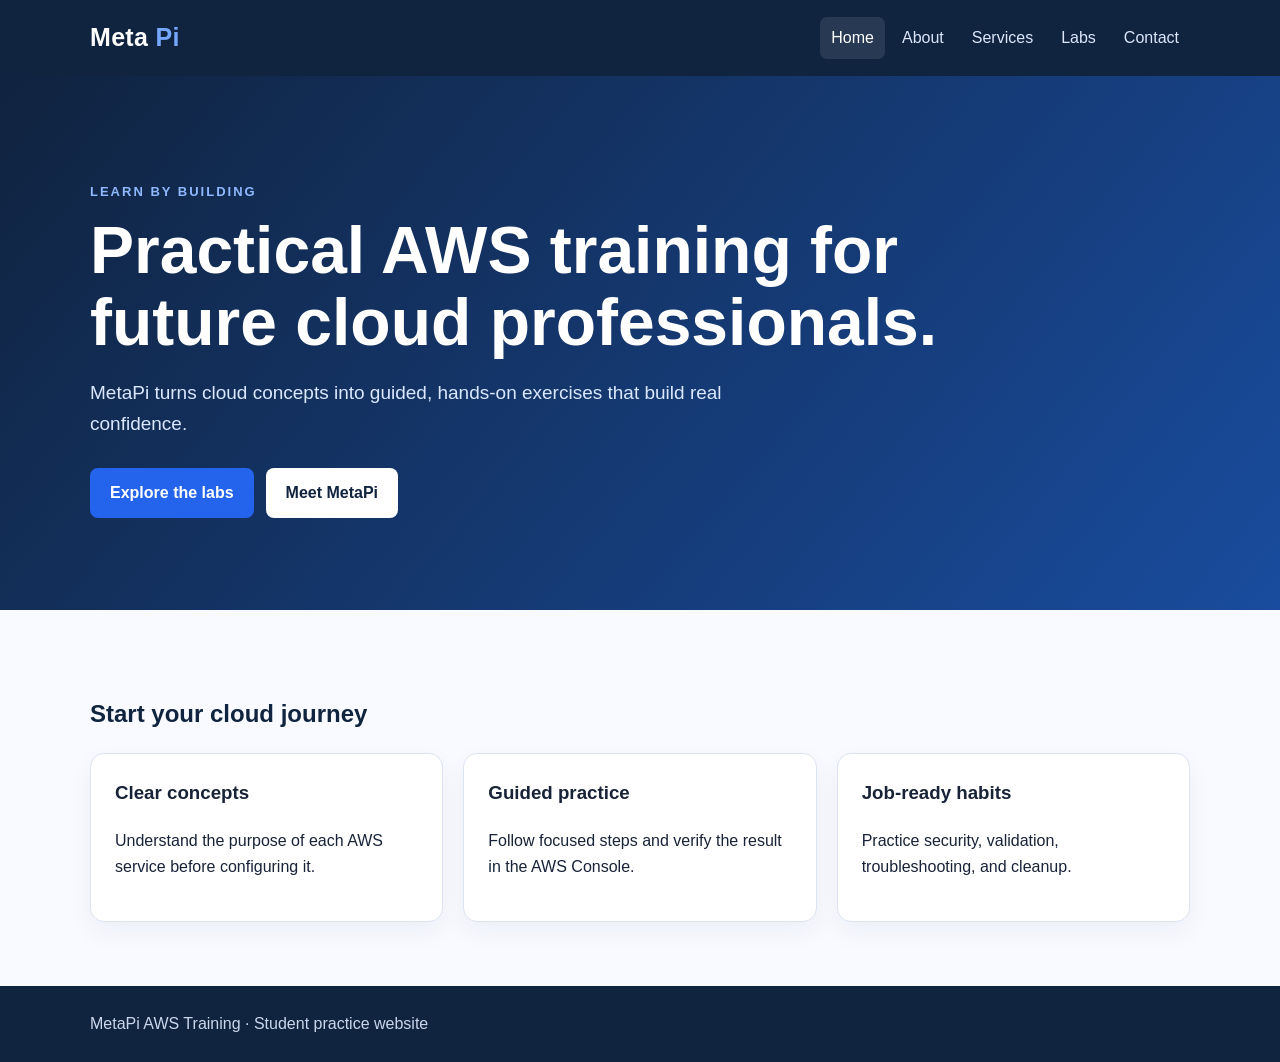
<file: index.html>
<!doctype html>
<html lang="en">
  <head>
    <meta charset="utf-8" />
    <meta name="viewport" content="width=device-width, initial-scale=1" />
    <meta
      name="description"
      content="MetaPi AWS cloud training and practical labs."
    />
    <title>MetaPi AWS Training | Home</title>
    <link rel="stylesheet" href="style.css" />
  </head>
  <body>
    <header class="site-header">
      <div class="container nav-wrap">
        <a class="brand" href="index.html">
          Meta
          <span>Pi</span>
        </a>
        <nav aria-label="Main navigation">
          <a class="active" href="index.html">Home</a>
          <a href="about.html">About</a>
          <a href="services.html">Services</a>
          <a href="labs.html">Labs</a>
          <a href="contact.html">Contact</a>
        </nav>
      </div>
    </header>
    <main>
      <section class="hero">
        <div class="container">
          <p class="eyebrow">Learn by building</p>
          <h1>Practical AWS training for future cloud professionals.</h1>
          <p>
            MetaPi turns cloud concepts into guided, hands-on exercises that
            build real confidence.
          </p>
          <div class="actions">
            <a class="button" href="labs.html">Explore the labs</a>
            <a class="button secondary" href="about.html">Meet MetaPi</a>
          </div>
        </div>
      </section>
      <section class="section">
        <div class="container">
          <h2>Start your cloud journey</h2>
          <div class="cards">
            <article class="card">
              <h3>Clear concepts</h3>
              <p>
                Understand the purpose of each AWS service before configuring
                it.
              </p>
            </article>
            <article class="card">
              <h3>Guided practice</h3>
              <p>
                Follow focused steps and verify the result in the AWS Console.
              </p>
            </article>
            <article class="card">
              <h3>Job-ready habits</h3>
              <p>
                Practice security, validation, troubleshooting, and cleanup.
              </p>
            </article>
          </div>
        </div>
      </section>
    </main>
    <footer>
      <div class="container">
        MetaPi AWS Training · Student practice website
      </div>
    </footer>
  </body>
</html>
</file>
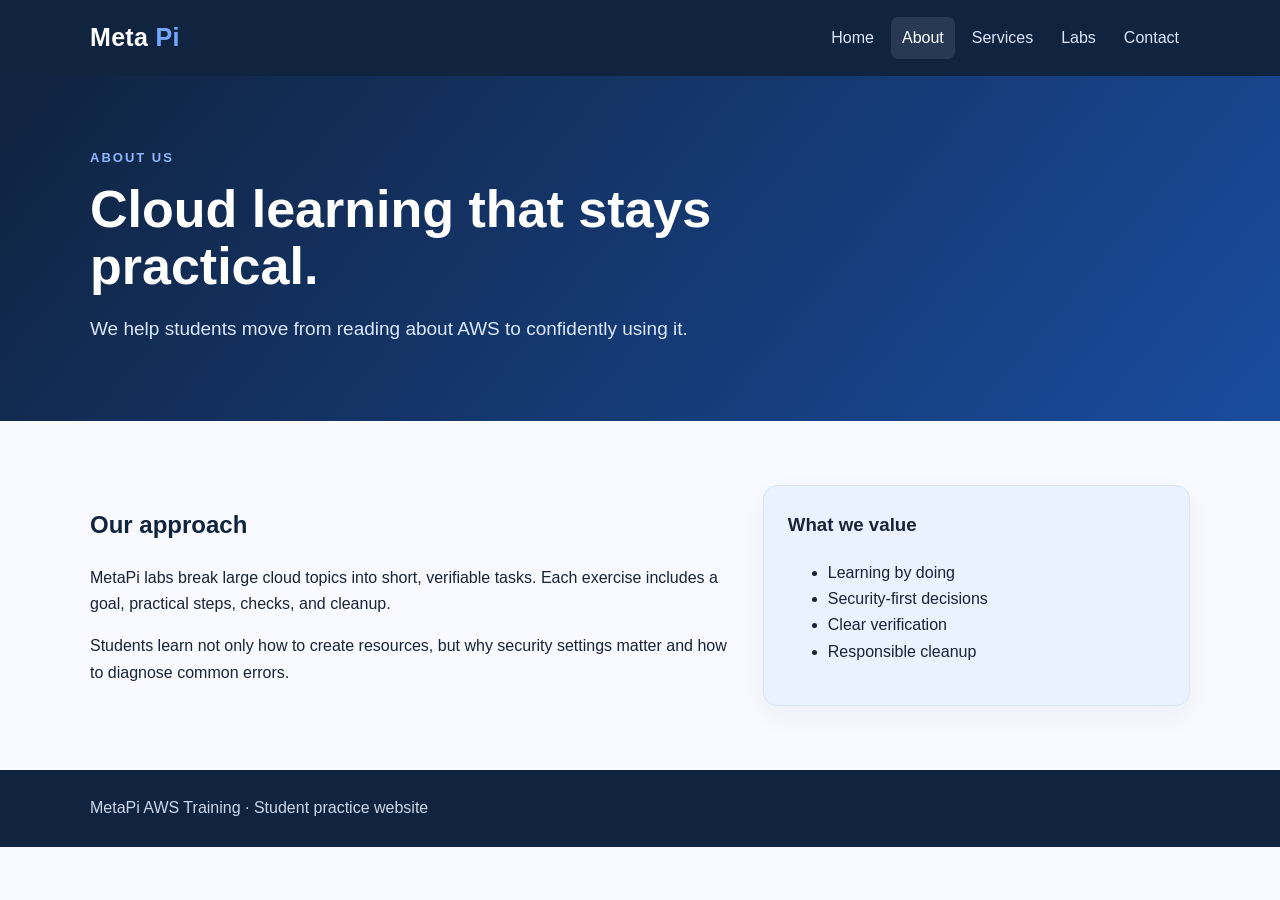
<file: about.html>
<!doctype html>
<html lang="en">
  <head>
    <meta charset="utf-8" />
    <meta name="viewport" content="width=device-width, initial-scale=1" />
    <title>MetaPi AWS Training | About</title>
    <link rel="stylesheet" href="style.css" />
  </head>
  <body>
    <header class="site-header">
      <div class="container nav-wrap">
        <a class="brand" href="index.html">
          Meta
          <span>Pi</span>
        </a>
        <nav aria-label="Main navigation">
          <a href="index.html">Home</a>
          <a class="active" href="about.html">About</a>
          <a href="services.html">Services</a>
          <a href="labs.html">Labs</a>
          <a href="contact.html">Contact</a>
        </nav>
      </div>
    </header>
    <main>
      <section class="page-hero">
        <div class="container">
          <p class="eyebrow">About us</p>
          <h1>Cloud learning that stays practical.</h1>
          <p>
            We help students move from reading about AWS to confidently using
            it.
          </p>
        </div>
      </section>
      <section class="section">
        <div class="container split">
          <div>
            <h2>Our approach</h2>
            <p>
              MetaPi labs break large cloud topics into short, verifiable tasks.
              Each exercise includes a goal, practical steps, checks, and
              cleanup.
            </p>
            <p>
              Students learn not only how to create resources, but why security
              settings matter and how to diagnose common errors.
            </p>
          </div>
          <aside class="panel">
            <h3>What we value</h3>
            <ul>
              <li>Learning by doing</li>
              <li>Security-first decisions</li>
              <li>Clear verification</li>
              <li>Responsible cleanup</li>
            </ul>
          </aside>
        </div>
      </section>
    </main>
    <footer>
      <div class="container">
        MetaPi AWS Training · Student practice website
      </div>
    </footer>
  </body>
</html>
</file>
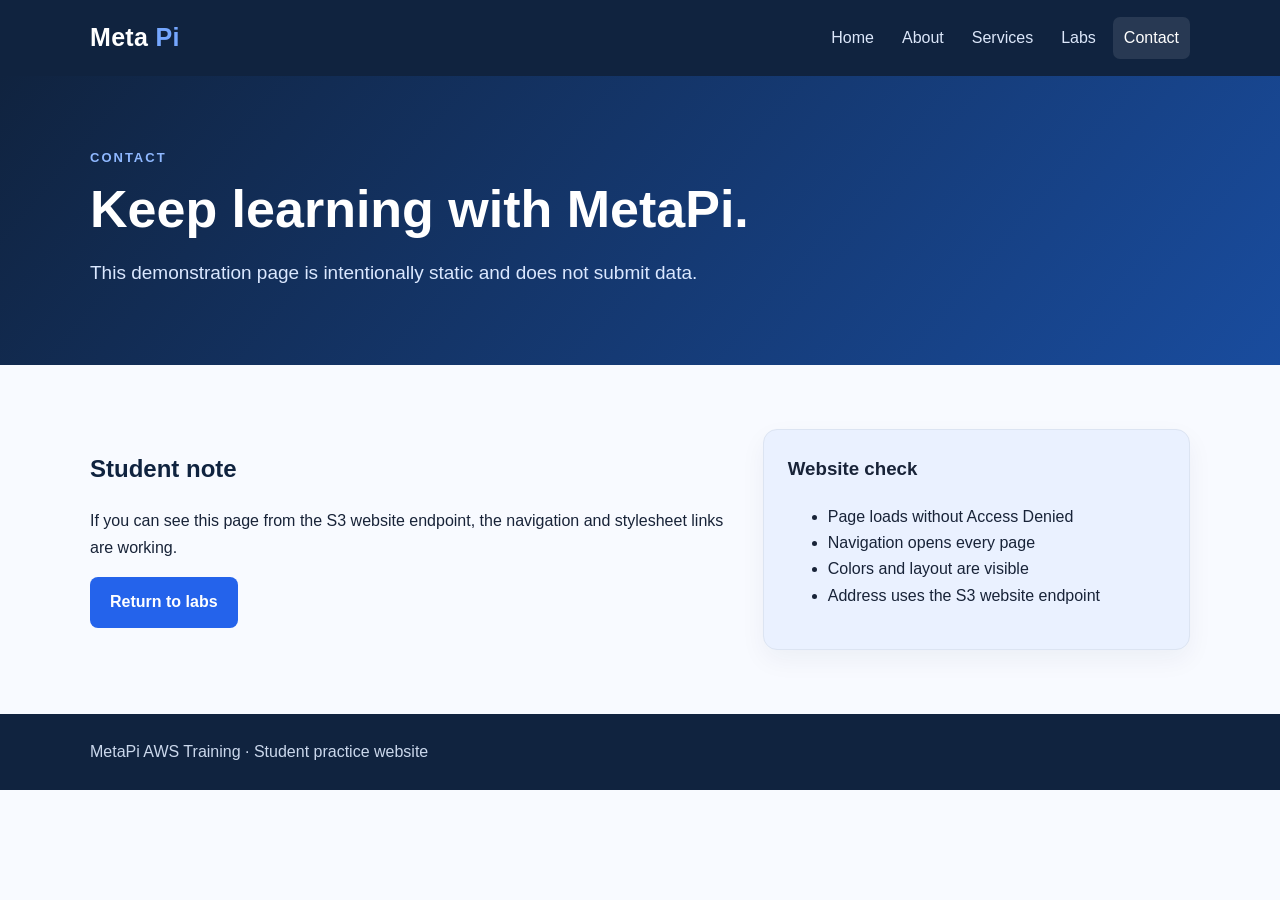
<file: contact.html>
<!doctype html>
<html lang="en">
  <head>
    <meta charset="utf-8" />
    <meta name="viewport" content="width=device-width, initial-scale=1" />
    <title>MetaPi AWS Training | Contact</title>
    <link rel="stylesheet" href="style.css" />
  </head>
  <body>
    <header class="site-header">
      <div class="container nav-wrap">
        <a class="brand" href="index.html">
          Meta
          <span>Pi</span>
        </a>
        <nav aria-label="Main navigation">
          <a href="index.html">Home</a>
          <a href="about.html">About</a>
          <a href="services.html">Services</a>
          <a href="labs.html">Labs</a>
          <a class="active" href="contact.html">Contact</a>
        </nav>
      </div>
    </header>
    <main>
      <section class="page-hero">
        <div class="container">
          <p class="eyebrow">Contact</p>
          <h1>Keep learning with MetaPi.</h1>
          <p>
            This demonstration page is intentionally static and does not submit
            data.
          </p>
        </div>
      </section>
      <section class="section">
        <div class="container split">
          <div>
            <h2>Student note</h2>
            <p>
              If you can see this page from the S3 website endpoint, the
              navigation and stylesheet links are working.
            </p>
            <a class="button" href="labs.html">Return to labs</a>
          </div>
          <aside class="panel">
            <h3>Website check</h3>
            <ul>
              <li>Page loads without Access Denied</li>
              <li>Navigation opens every page</li>
              <li>Colors and layout are visible</li>
              <li>Address uses the S3 website endpoint</li>
            </ul>
          </aside>
        </div>
      </section>
    </main>
    <footer>
      <div class="container">
        MetaPi AWS Training · Student practice website
      </div>
    </footer>
  </body>
</html>
</file>
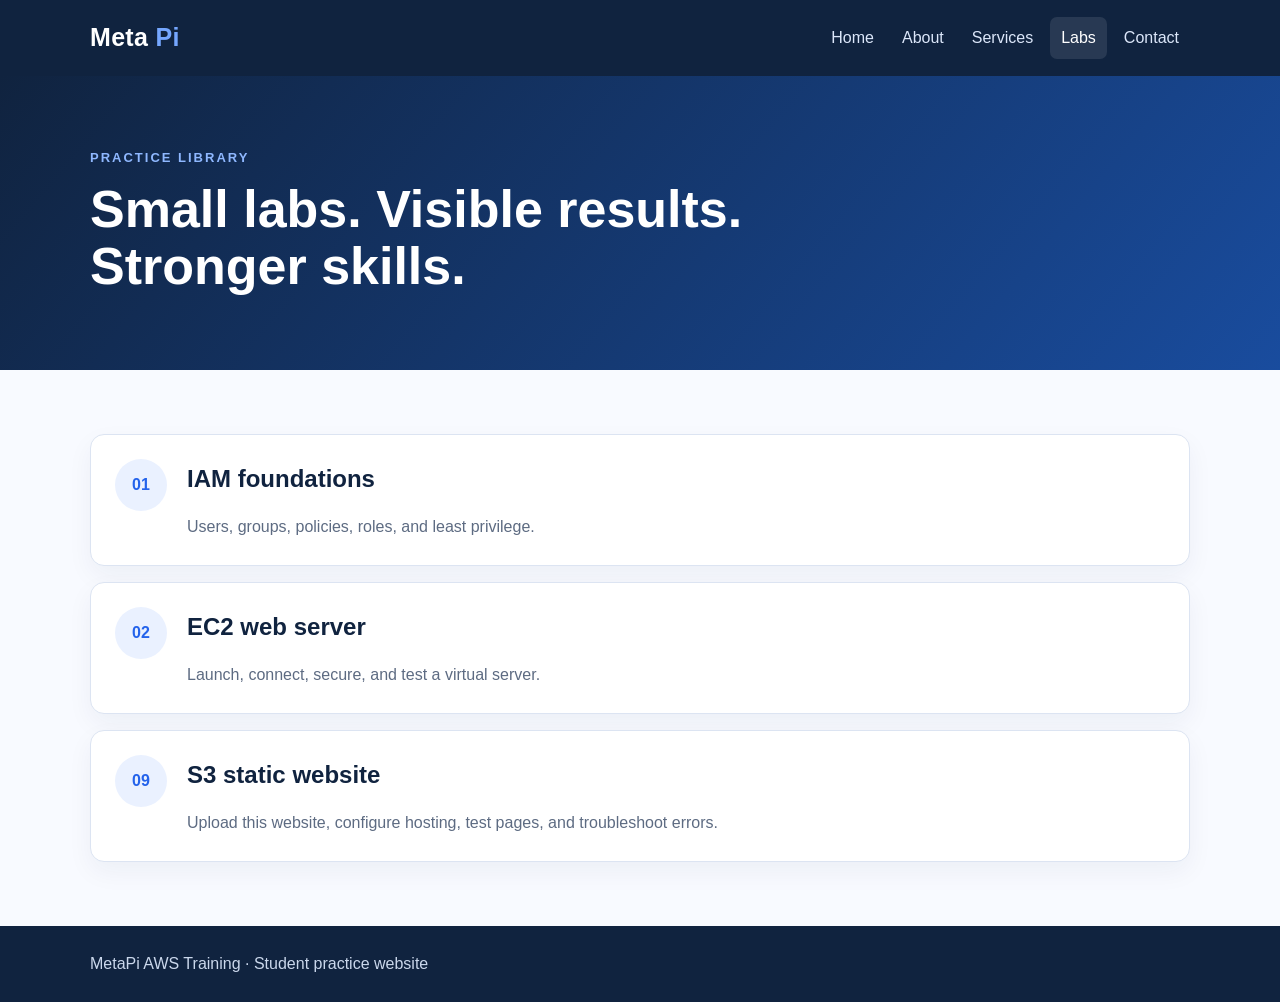
<file: labs.html>
<!doctype html>
<html lang="en">
  <head>
    <meta charset="utf-8" />
    <meta name="viewport" content="width=device-width, initial-scale=1" />
    <title>MetaPi AWS Training | Labs</title>
    <link rel="stylesheet" href="style.css" />
  </head>
  <body>
    <header class="site-header">
      <div class="container nav-wrap">
        <a class="brand" href="index.html">
          Meta
          <span>Pi</span>
        </a>
        <nav aria-label="Main navigation">
          <a href="index.html">Home</a>
          <a href="about.html">About</a>
          <a href="services.html">Services</a>
          <a class="active" href="labs.html">Labs</a>
          <a href="contact.html">Contact</a>
        </nav>
      </div>
    </header>
    <main>
      <section class="page-hero">
        <div class="container">
          <p class="eyebrow">Practice library</p>
          <h1>Small labs. Visible results. Stronger skills.</h1>
        </div>
      </section>
      <section class="section">
        <div class="container">
          <div class="lab-list">
            <article>
              <span>01</span>
              <div>
                <h2>IAM foundations</h2>
                <p>Users, groups, policies, roles, and least privilege.</p>
              </div>
            </article>
            <article>
              <span>02</span>
              <div>
                <h2>EC2 web server</h2>
                <p>Launch, connect, secure, and test a virtual server.</p>
              </div>
            </article>
            <article>
              <span>09</span>
              <div>
                <h2>S3 static website</h2>
                <p>
                  Upload this website, configure hosting, test pages, and
                  troubleshoot errors.
                </p>
              </div>
            </article>
          </div>
        </div>
      </section>
    </main>
    <footer>
      <div class="container">
        MetaPi AWS Training · Student practice website
      </div>
    </footer>
  </body>
</html>
</file>
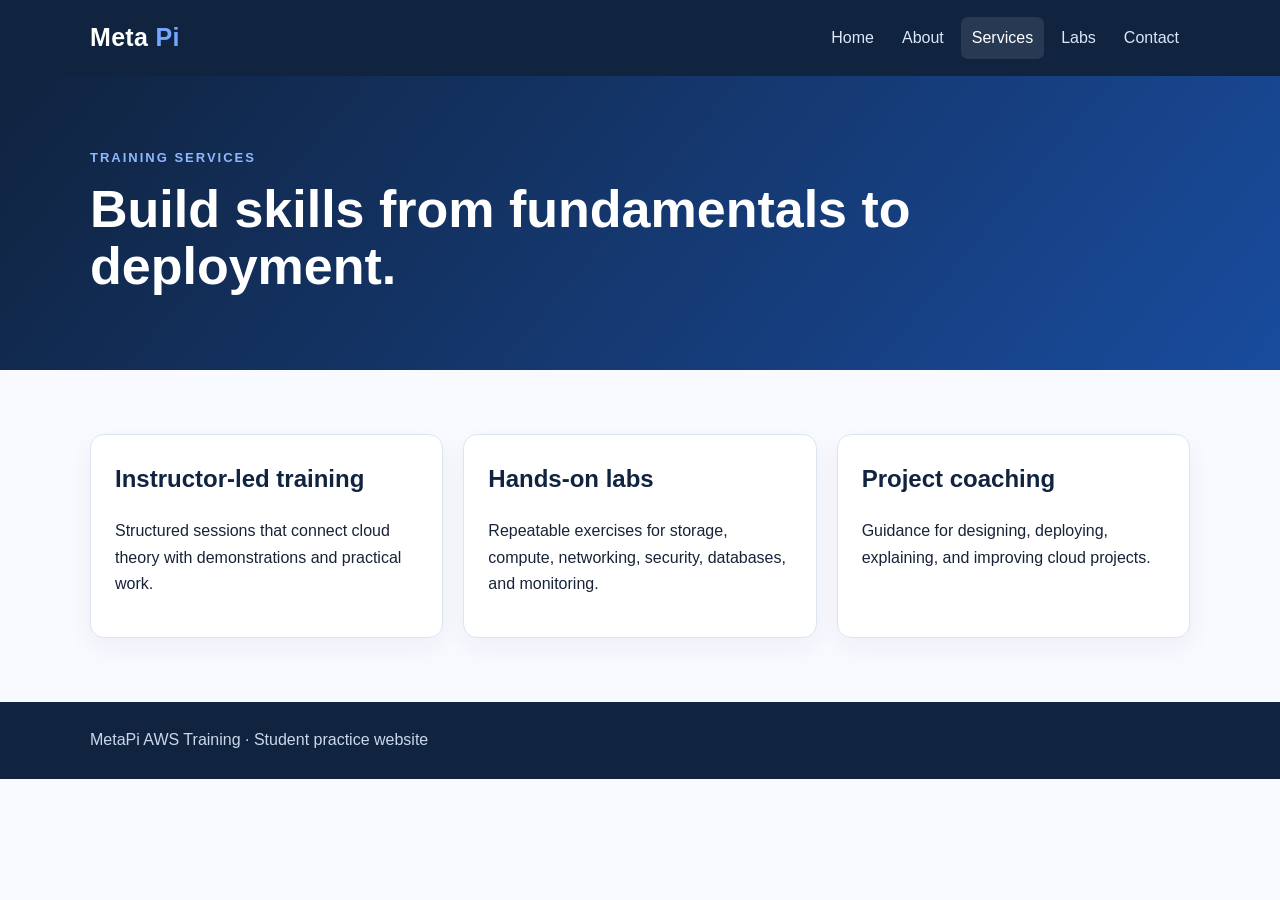
<file: services.html>
<!doctype html>
<html lang="en">
  <head>
    <meta charset="utf-8" />
    <meta name="viewport" content="width=device-width, initial-scale=1" />
    <title>MetaPi AWS Training | Services</title>
    <link rel="stylesheet" href="style.css" />
  </head>
  <body>
    <header class="site-header">
      <div class="container nav-wrap">
        <a class="brand" href="index.html">
          Meta
          <span>Pi</span>
        </a>
        <nav aria-label="Main navigation">
          <a href="index.html">Home</a>
          <a href="about.html">About</a>
          <a class="active" href="services.html">Services</a>
          <a href="labs.html">Labs</a>
          <a href="contact.html">Contact</a>
        </nav>
      </div>
    </header>
    <main>
      <section class="page-hero">
        <div class="container">
          <p class="eyebrow">Training services</p>
          <h1>Build skills from fundamentals to deployment.</h1>
        </div>
      </section>
      <section class="section">
        <div class="container cards">
          <article class="card">
            <h2>Instructor-led training</h2>
            <p>
              Structured sessions that connect cloud theory with demonstrations
              and practical work.
            </p>
          </article>
          <article class="card">
            <h2>Hands-on labs</h2>
            <p>
              Repeatable exercises for storage, compute, networking, security,
              databases, and monitoring.
            </p>
          </article>
          <article class="card">
            <h2>Project coaching</h2>
            <p>
              Guidance for designing, deploying, explaining, and improving cloud
              projects.
            </p>
          </article>
        </div>
      </section>
    </main>
    <footer>
      <div class="container">
        MetaPi AWS Training · Student practice website
      </div>
    </footer>
  </body>
</html>
</file>
<file: style.css>
:root {
  --navy: #10233f;
  --blue: #2463eb;
  --sky: #eaf1ff;
  --ink: #182338;
  --muted: #5d6b82;
  --white: #fff;
  --line: #dce4f2;
}
* {
  box-sizing: border-box;
}
html {
  scroll-behavior: smooth;
}
body {
  margin: 0;
  font:
    16px/1.65 Arial,
    sans-serif;
  color: var(--ink);
  background: #f8faff;
}
a {
  color: inherit;
}
.container {
  width: min(1100px, calc(100% - 40px));
  margin: auto;
}
.site-header {
  background: var(--navy);
  color: #fff;
}
.nav-wrap {
  min-height: 76px;
  display: flex;
  align-items: center;
  justify-content: space-between;
  gap: 24px;
}
.brand {
  text-decoration: none;
  font-size: 25px;
  font-weight: 800;
  letter-spacing: 0.3px;
}
.brand span {
  color: #75a7ff;
}
nav {
  display: flex;
  flex-wrap: wrap;
  gap: 6px;
}
nav a {
  text-decoration: none;
  padding: 8px 11px;
  border-radius: 7px;
  color: #dce7fa;
}
nav a:hover,
nav a.active {
  background: #ffffff1a;
  color: #fff;
}
.hero,
.page-hero {
  background: linear-gradient(130deg, var(--navy), #194c9e);
  color: #fff;
}
.hero {
  padding: 92px 0;
}
.page-hero {
  padding: 58px 0;
}
.hero h1,
.page-hero h1 {
  font-size: clamp(36px, 6vw, 66px);
  line-height: 1.08;
  max-width: 850px;
  margin: 8px 0 18px;
}
.page-hero h1 {
  font-size: clamp(34px, 5vw, 52px);
}
.hero p,
.page-hero p {
  max-width: 720px;
  color: #dbe8ff;
  font-size: 19px;
}
.eyebrow {
  text-transform: uppercase;
  letter-spacing: 2px;
  font-weight: 700;
  color: #8fb8ff !important;
  font-size: 13px !important;
}
.actions {
  display: flex;
  flex-wrap: wrap;
  gap: 12px;
  margin-top: 28px;
}
.button {
  display: inline-block;
  text-decoration: none;
  background: var(--blue);
  color: #fff;
  padding: 12px 20px;
  border-radius: 8px;
  font-weight: 700;
}
.button.secondary {
  background: #fff;
  color: var(--navy);
}
.section {
  padding: 64px 0;
}
.section h2 {
  color: var(--navy);
}
.cards {
  display: grid;
  grid-template-columns: repeat(3, 1fr);
  gap: 20px;
}
.card,
.panel,
.lab-list article {
  background: #fff;
  border: 1px solid var(--line);
  border-radius: 14px;
  padding: 24px;
  box-shadow: 0 10px 26px #14284b0d;
}
.card h2,
.card h3 {
  margin-top: 0;
}
.split {
  display: grid;
  grid-template-columns: 1.5fr 1fr;
  gap: 32px;
}
.panel {
  background: var(--sky);
}
.panel h3 {
  margin-top: 0;
}
.lab-list {
  display: grid;
  gap: 16px;
}
.lab-list article {
  display: flex;
  gap: 20px;
  align-items: flex-start;
}
.lab-list span {
  display: grid;
  place-items: center;
  min-width: 52px;
  height: 52px;
  border-radius: 50%;
  background: var(--sky);
  color: var(--blue);
  font-weight: 800;
}
.lab-list h2 {
  margin: 0;
}
.lab-list p {
  margin-bottom: 0;
  color: var(--muted);
}
footer {
  background: var(--navy);
  color: #cbd8ec;
  padding: 25px 0;
}
.error-page {
  min-height: 100vh;
  display: grid;
  place-items: center;
  text-align: center;
  background: linear-gradient(130deg, var(--navy), #194c9e);
  color: #fff;
}
.error-code {
  font-size: 90px;
  font-weight: 800;
  line-height: 1;
  margin: 0;
  color: #75a7ff;
}
.error-page p {
  max-width: 600px;
  margin-left: auto;
  margin-right: auto;
}
@media (max-width: 760px) {
  .nav-wrap {
    align-items: flex-start;
    flex-direction: column;
    padding: 18px 0;
  }
  nav {
    font-size: 14px;
  }
  .hero {
    padding: 64px 0;
  }
  .cards,
  .split {
    grid-template-columns: 1fr;
  }
  .section {
    padding: 44px 0;
  }
}
</file>
